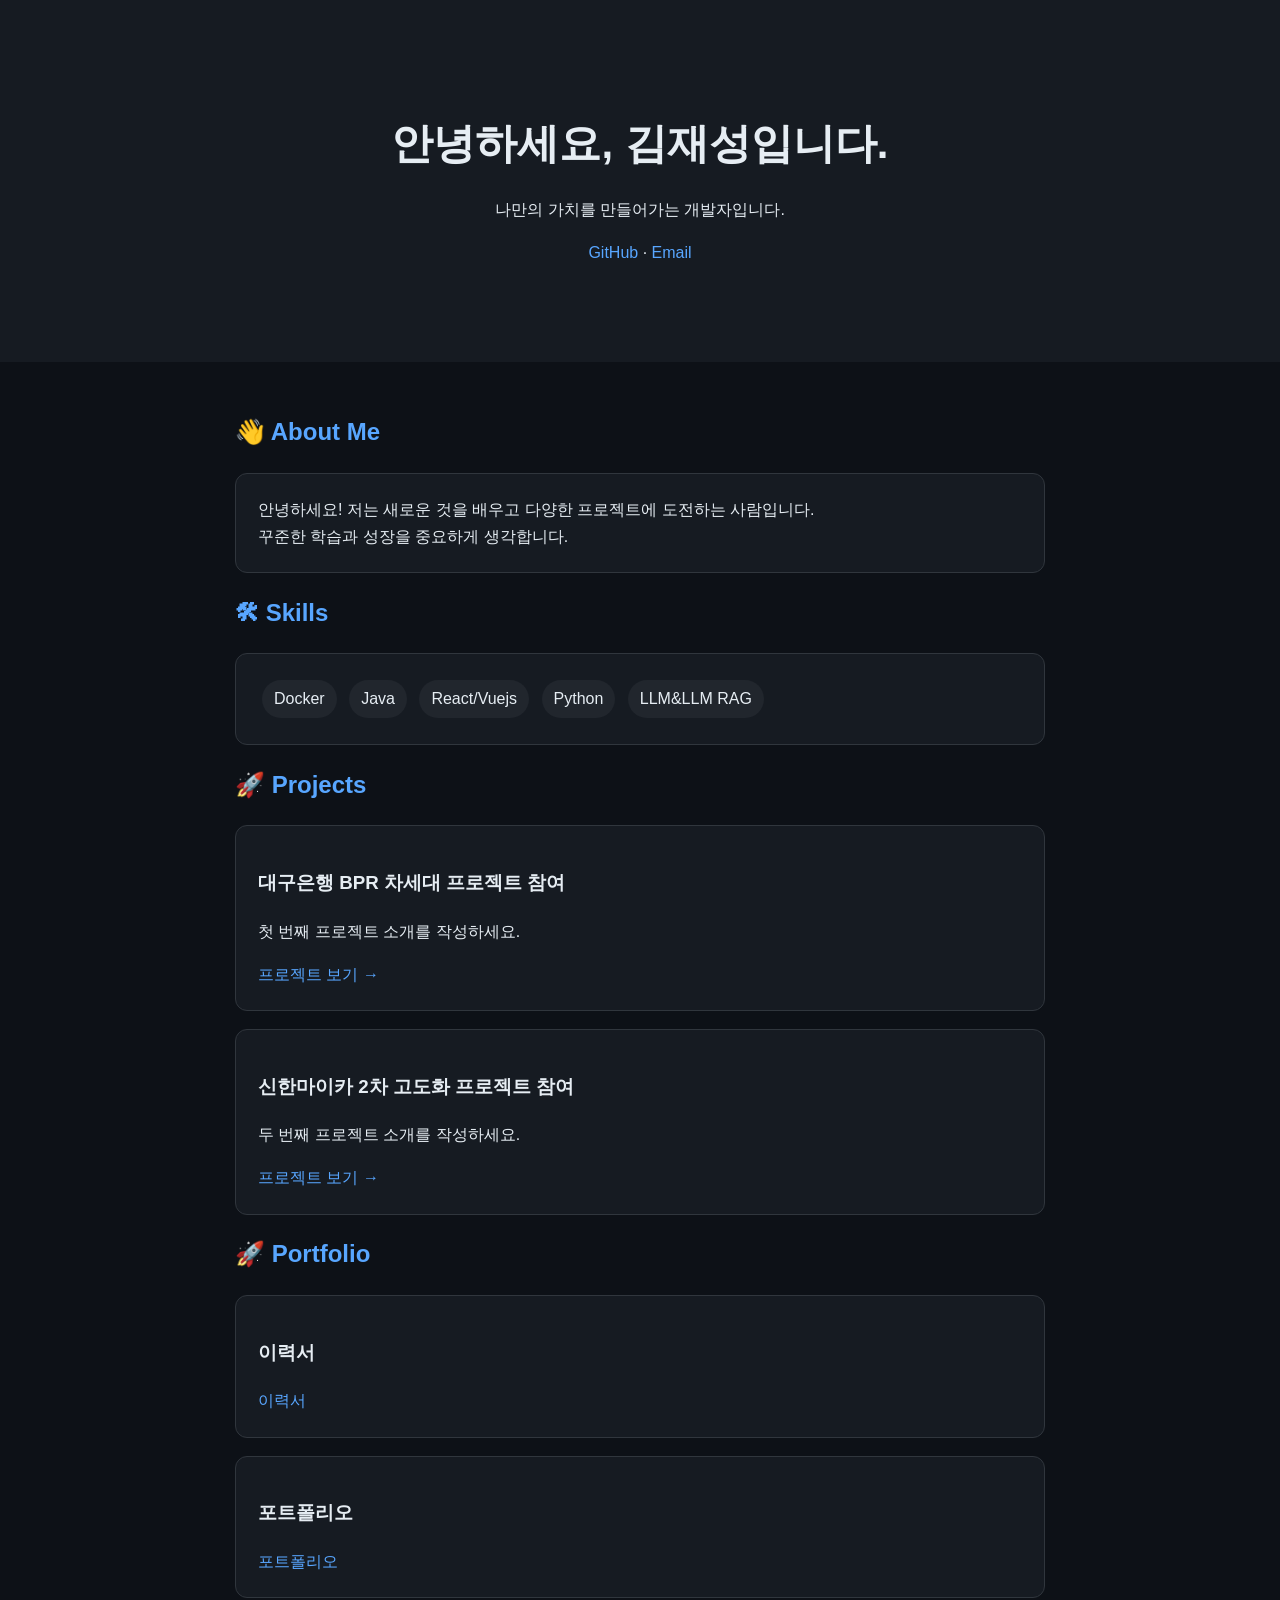
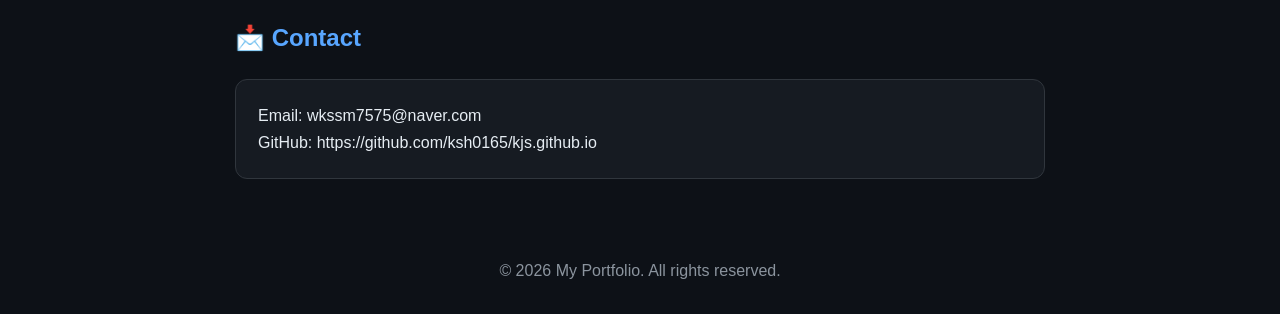
<file: index.html>
<!DOCTYPE html>
<html lang="ko">
<head>
  <meta charset="UTF-8">
  <meta name="viewport" content="width=device-width, initial-scale=1.0">
  <title>My Portfolio</title>
  <style>
    * { box-sizing: border-box; }
    body {
      margin: 0;
      background: #0d1117;
      color: #e6edf3;
      font-family: Arial, sans-serif;
      line-height: 1.7;
    }
    header {
      padding: 80px 20px;
      text-align: center;
      background: #161b22;
    }
    h1 { font-size: 42px; margin-bottom: 10px; }
    h2 { color: #58a6ff; }
    .container { max-width: 850px; margin: auto; padding: 30px 20px; }
    .card {
      background: #161b22;
      border: 1px solid #30363d;
      border-radius: 12px;
      padding: 22px;
      margin: 18px 0;
    }
    a { color: #58a6ff; text-decoration: none; }
    .tag {
      display: inline-block;
      background: #21262d;
      padding: 5px 12px;
      border-radius: 20px;
      margin: 4px;
    }
    footer { text-align: center; padding: 30px; color: #8b949e; }
  </style>
</head>
<body>

<header>
  <h1>안녕하세요, 김재성입니다.</h1>
  <p>나만의 가치를 만들어가는 개발자입니다.</p>
  <p>
    <a href="https://github.com/ksh0165/kjs.github.io">GitHub</a>
    ·
    <a href="mailto:wkssm7575@naver.com">Email</a>
  </p>
</header>

<main class="container">

  <section>
    <h2>👋 About Me</h2>
    <div class="card">
      안녕하세요! 저는 새로운 것을 배우고
      다양한 프로젝트에 도전하는 사람입니다.
      <br>
      꾸준한 학습과 성장을 중요하게 생각합니다.
    </div>
  </section>

  <section>
    <h2>🛠 Skills</h2>
    <div class="card">
      <span class="tag">Docker</span>
      <span class="tag">Java</span>
      <span class="tag">React/Vuejs</span>
      <span class="tag">Python</span>
      <span class="tag">LLM&LLM RAG</span>
    </div>
  </section>

  <section>
    <h2>🚀 Projects</h2>
    <div class="card">
      <h3>대구은행 BPR 차세대 프로젝트 참여</h3>
      <p>첫 번째 프로젝트 소개를 작성하세요.</p>
      <a href="#">프로젝트 보기 →</a>
    </div>
    <div class="card">
      <h3>신한마이카 2차 고도화 프로젝트 참여</h3>
      <p>두 번째 프로젝트 소개를 작성하세요.</p>
      <a href="#">프로젝트 보기 →</a>
    </div>
  </section>

  <section>
    <h2>🚀 Portfolio</h2>
    <div class="card">
      <h3>이력서</h3>
      <a href="https://github.com/ksh0165/kjs.github.io/blob/main/portfolio/[잡코리아] 김재성 이력서입니다.pdf" download>
          이력서
      </a>
    </div>
    <div class="card">
      <h3>포트폴리오</h3>
      <a href="https://github.com/ksh0165/kjs.github.io/blob/main/portfolio/웹게시판_포트폴리오_김재성.zip" download>
          포트폴리오
      </a>
    </div>
  </section>

  <section>
    <h2>📩 Contact</h2>
    <div class="card">
      Email: wkssm7575@naver.com
      <br>
      GitHub: https://github.com/ksh0165/kjs.github.io
    </div>
  </section>

</main>

<footer>
  © 2026 My Portfolio. All rights reserved.
</footer>

</body>
</html>
</file>
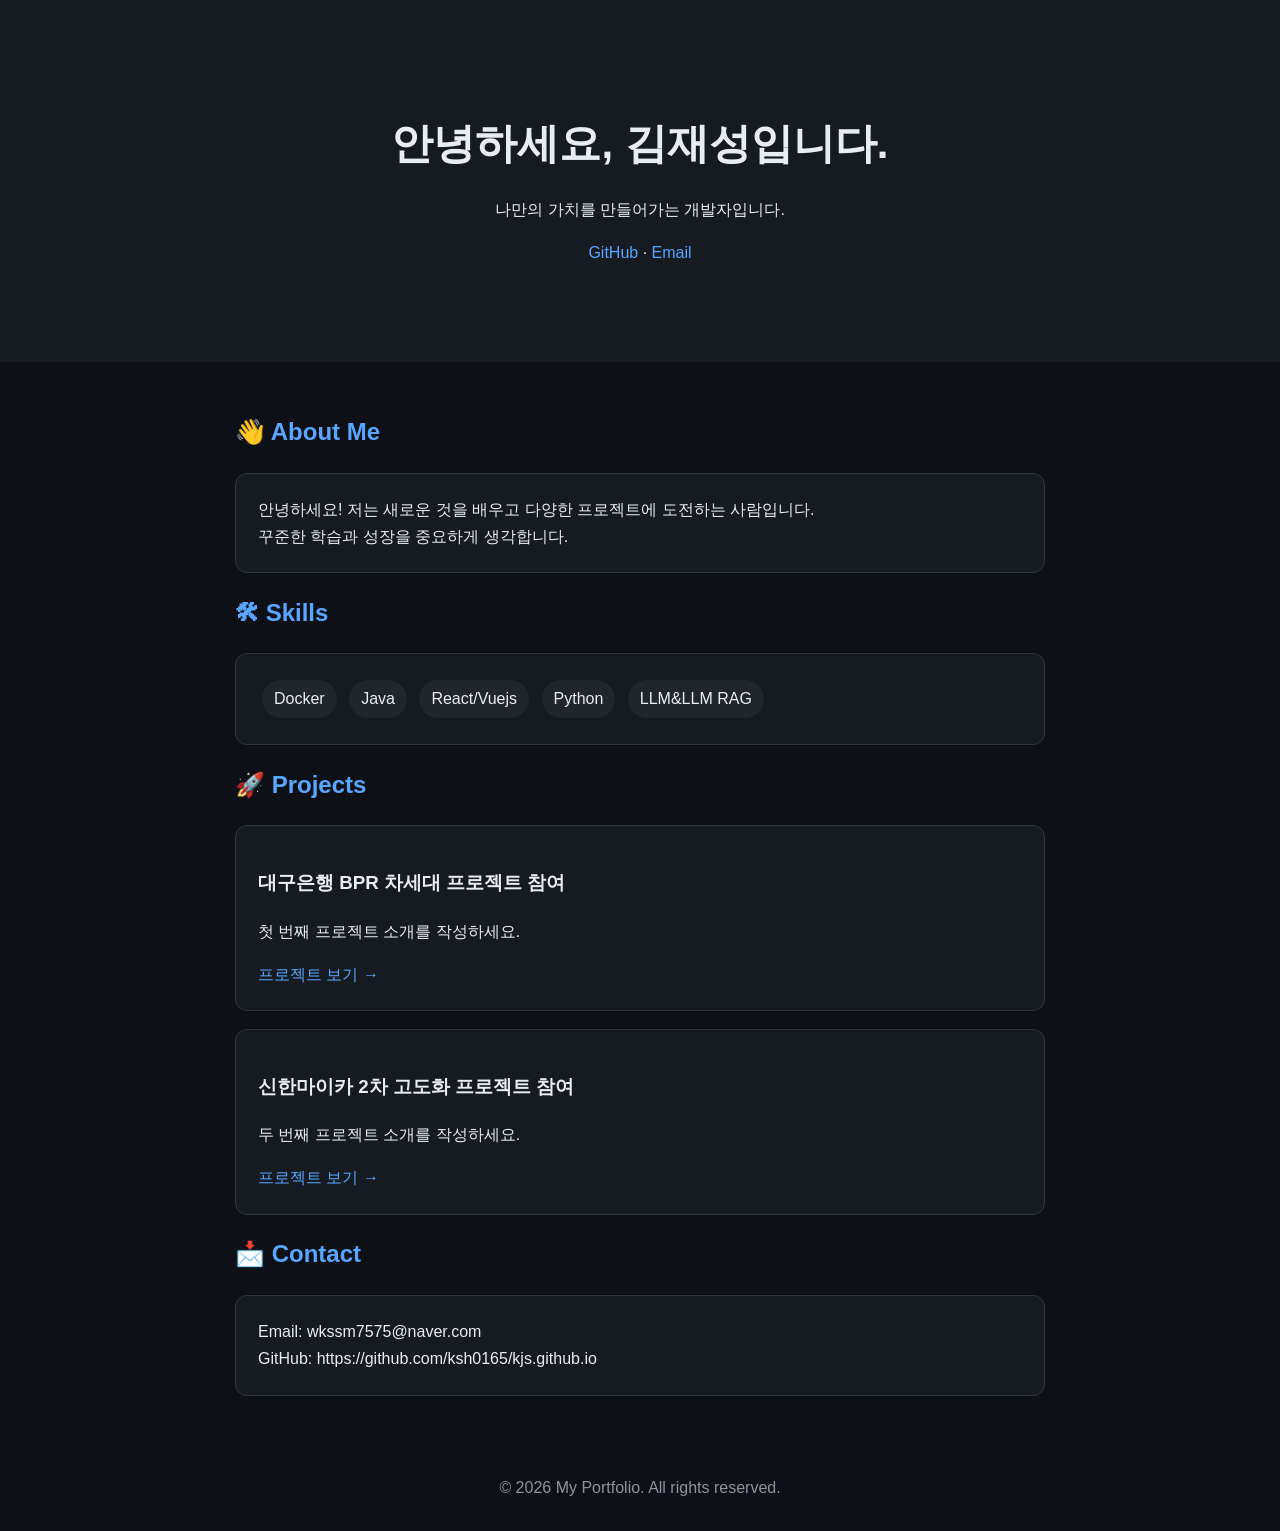
<file: html/index.html>
<!DOCTYPE html>
<html lang="ko">
<head>
  <meta charset="UTF-8">
  <meta name="viewport" content="width=device-width, initial-scale=1.0">
  <title>My Portfolio</title>
  <style>
    * { box-sizing: border-box; }
    body {
      margin: 0;
      background: #0d1117;
      color: #e6edf3;
      font-family: Arial, sans-serif;
      line-height: 1.7;
    }
    header {
      padding: 80px 20px;
      text-align: center;
      background: #161b22;
    }
    h1 { font-size: 42px; margin-bottom: 10px; }
    h2 { color: #58a6ff; }
    .container { max-width: 850px; margin: auto; padding: 30px 20px; }
    .card {
      background: #161b22;
      border: 1px solid #30363d;
      border-radius: 12px;
      padding: 22px;
      margin: 18px 0;
    }
    a { color: #58a6ff; text-decoration: none; }
    .tag {
      display: inline-block;
      background: #21262d;
      padding: 5px 12px;
      border-radius: 20px;
      margin: 4px;
    }
    footer { text-align: center; padding: 30px; color: #8b949e; }
  </style>
</head>
<body>

<header>
  <h1>안녕하세요, 김재성입니다.</h1>
  <p>나만의 가치를 만들어가는 개발자입니다.</p>
  <p>
    <a href="https://github.com/ksh0165/kjs.github.io">GitHub</a>
    ·
    <a href="mailto:wkssm7575@naver.com">Email</a>
  </p>
</header>

<main class="container">

  <section>
    <h2>👋 About Me</h2>
    <div class="card">
      안녕하세요! 저는 새로운 것을 배우고
      다양한 프로젝트에 도전하는 사람입니다.
      <br>
      꾸준한 학습과 성장을 중요하게 생각합니다.
    </div>
  </section>

  <section>
    <h2>🛠 Skills</h2>
    <div class="card">
      <span class="tag">Docker</span>
      <span class="tag">Java</span>
      <span class="tag">React/Vuejs</span>
      <span class="tag">Python</span>
      <span class="tag">LLM&LLM RAG</span>
    </div>
  </section>

  <section>
    <h2>🚀 Projects</h2>
    <div class="card">
      <h3>대구은행 BPR 차세대 프로젝트 참여</h3>
      <p>첫 번째 프로젝트 소개를 작성하세요.</p>
      <a href="#">프로젝트 보기 →</a>
    </div>
    <div class="card">
      <h3>신한마이카 2차 고도화 프로젝트 참여</h3>
      <p>두 번째 프로젝트 소개를 작성하세요.</p>
      <a href="#">프로젝트 보기 →</a>
    </div>
  </section>

  <section>
    <h2>📩 Contact</h2>
    <div class="card">
      Email: wkssm7575@naver.com
      <br>
      GitHub: https://github.com/ksh0165/kjs.github.io
    </div>
  </section>

</main>

<footer>
  © 2026 My Portfolio. All rights reserved.
</footer>

</body>
</html>
</file>
